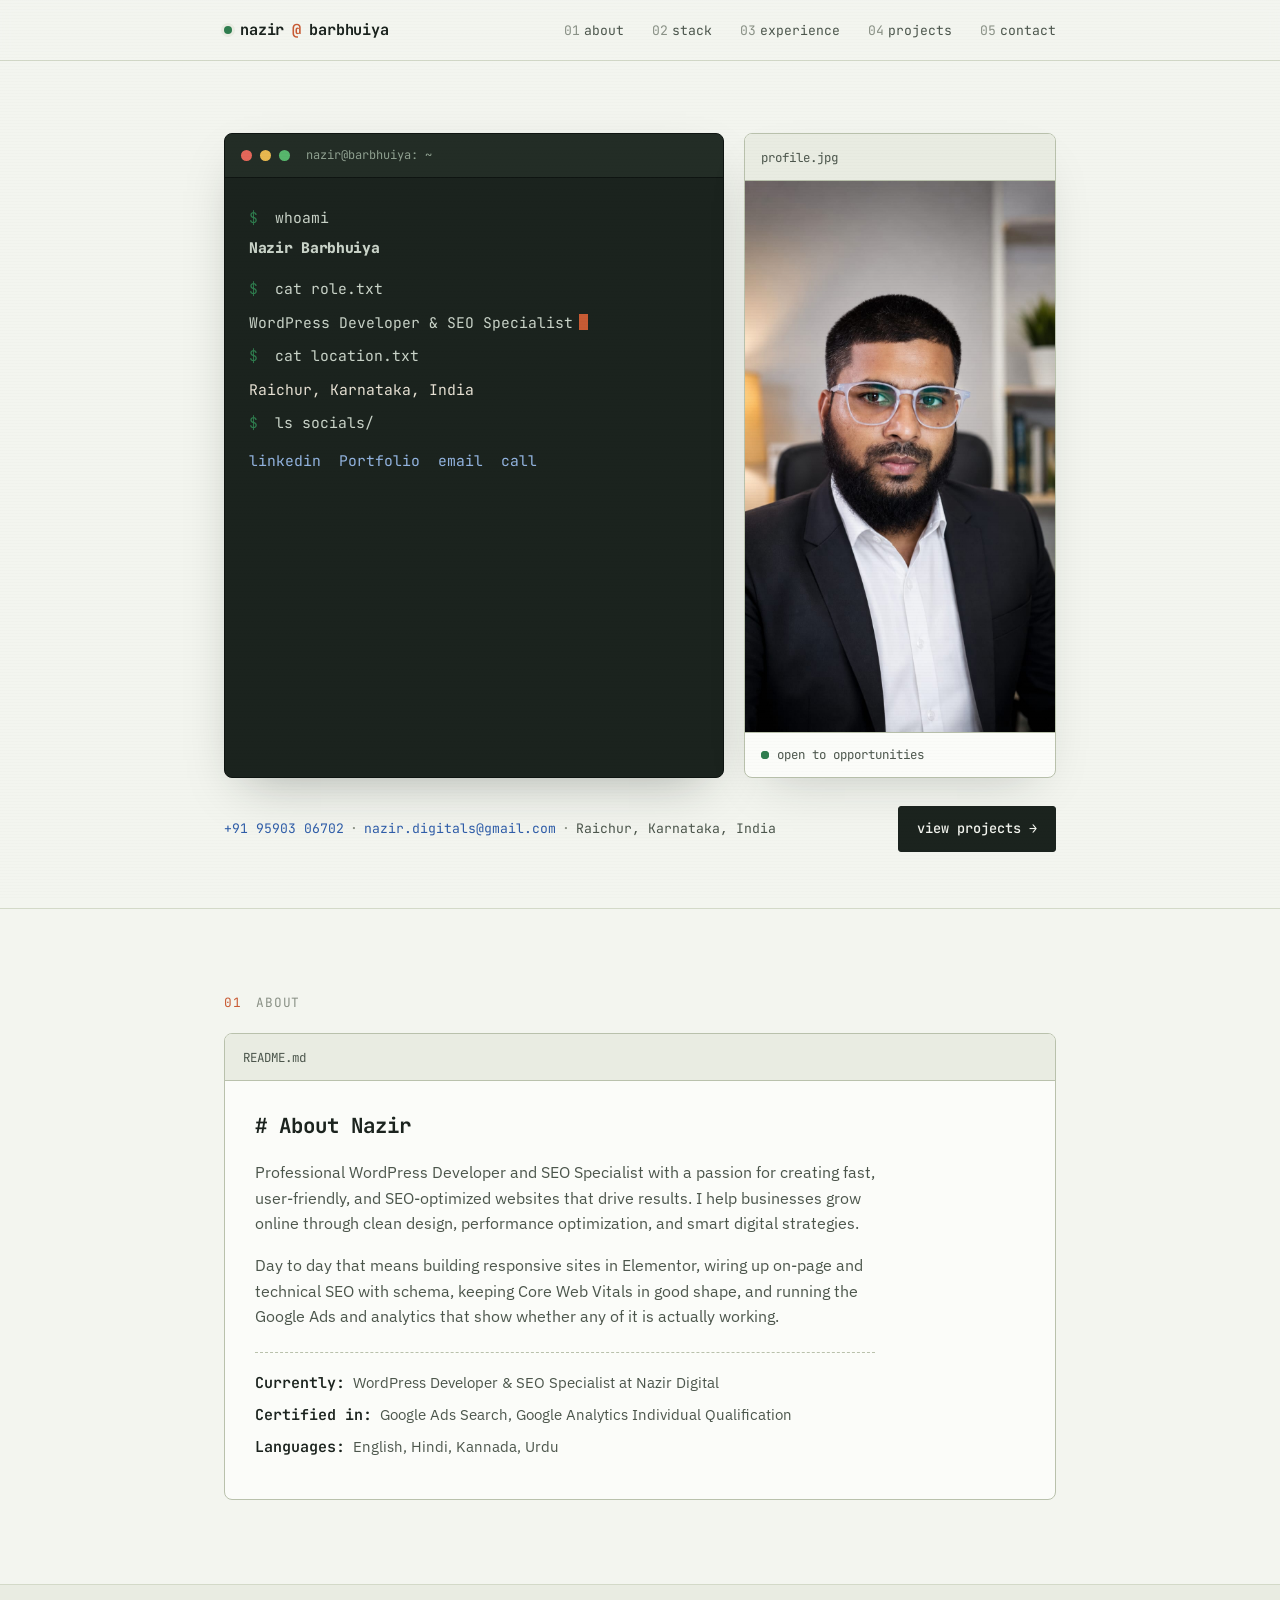
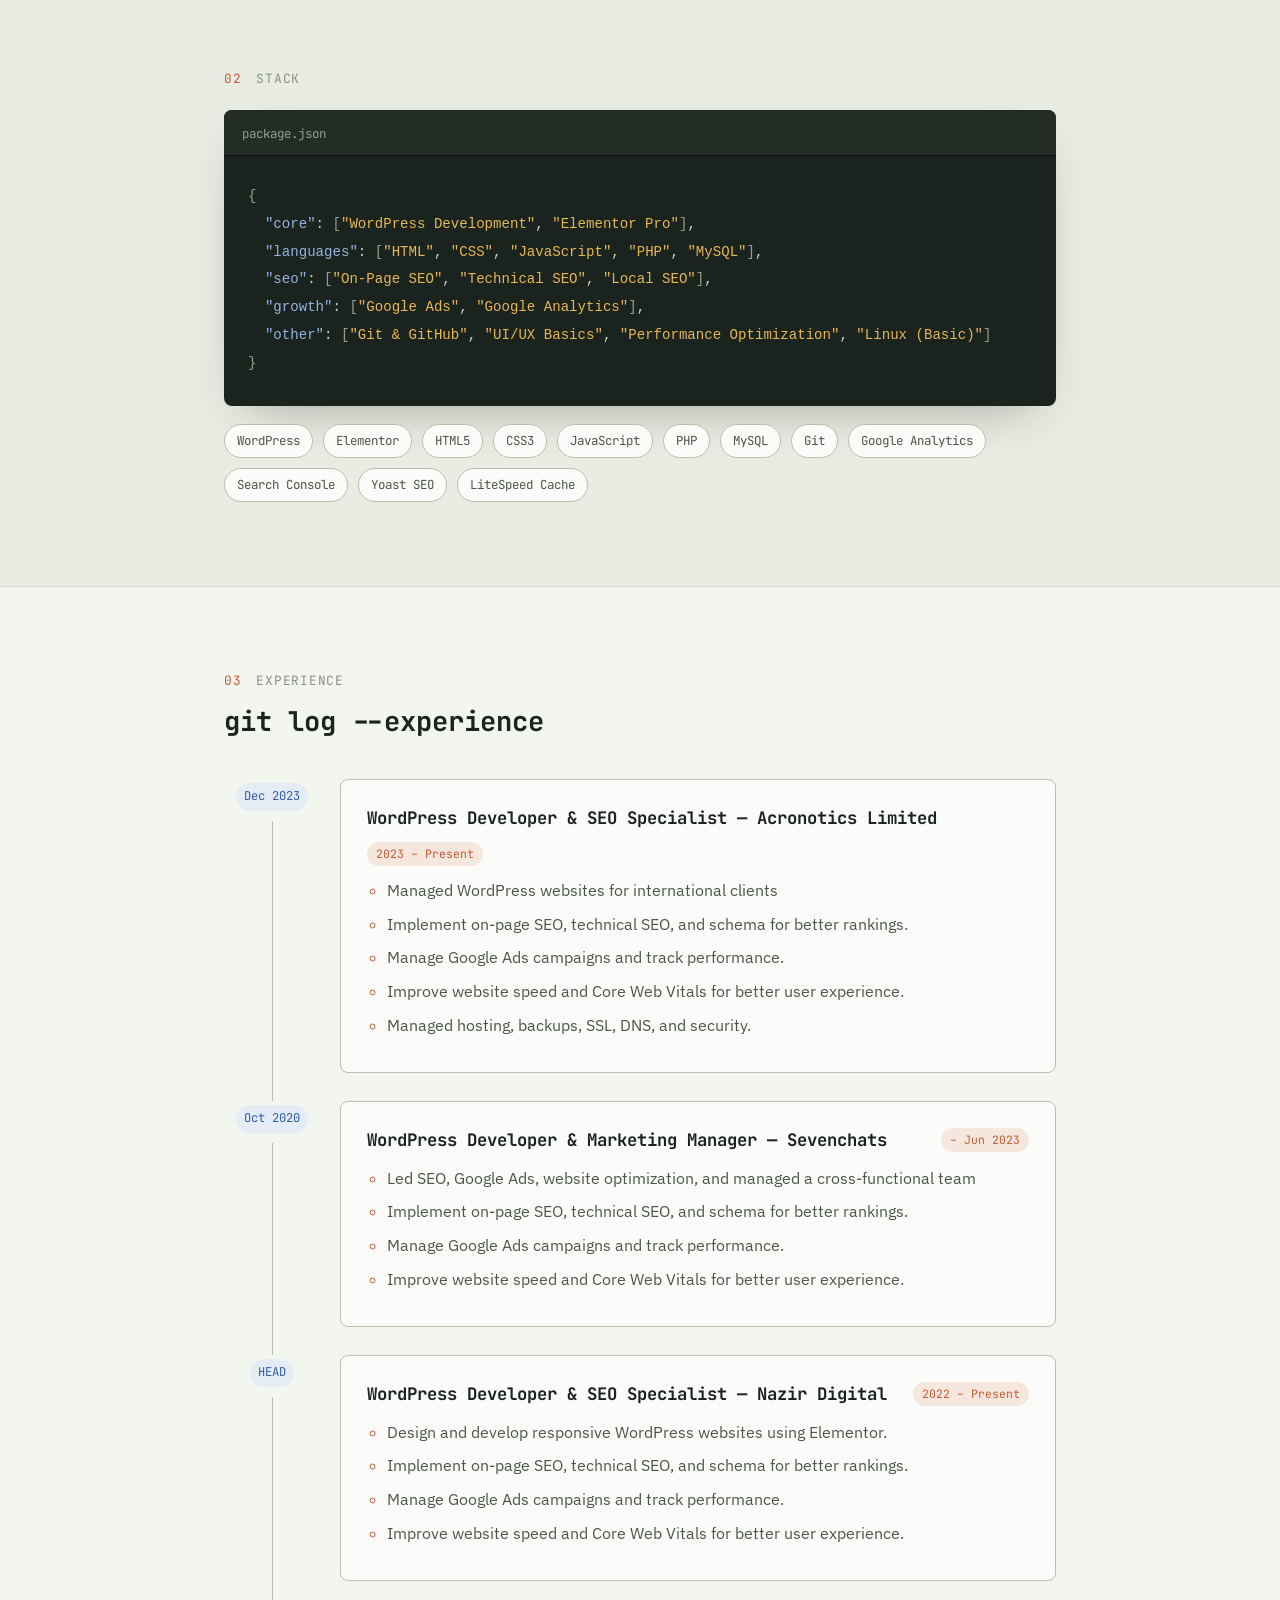
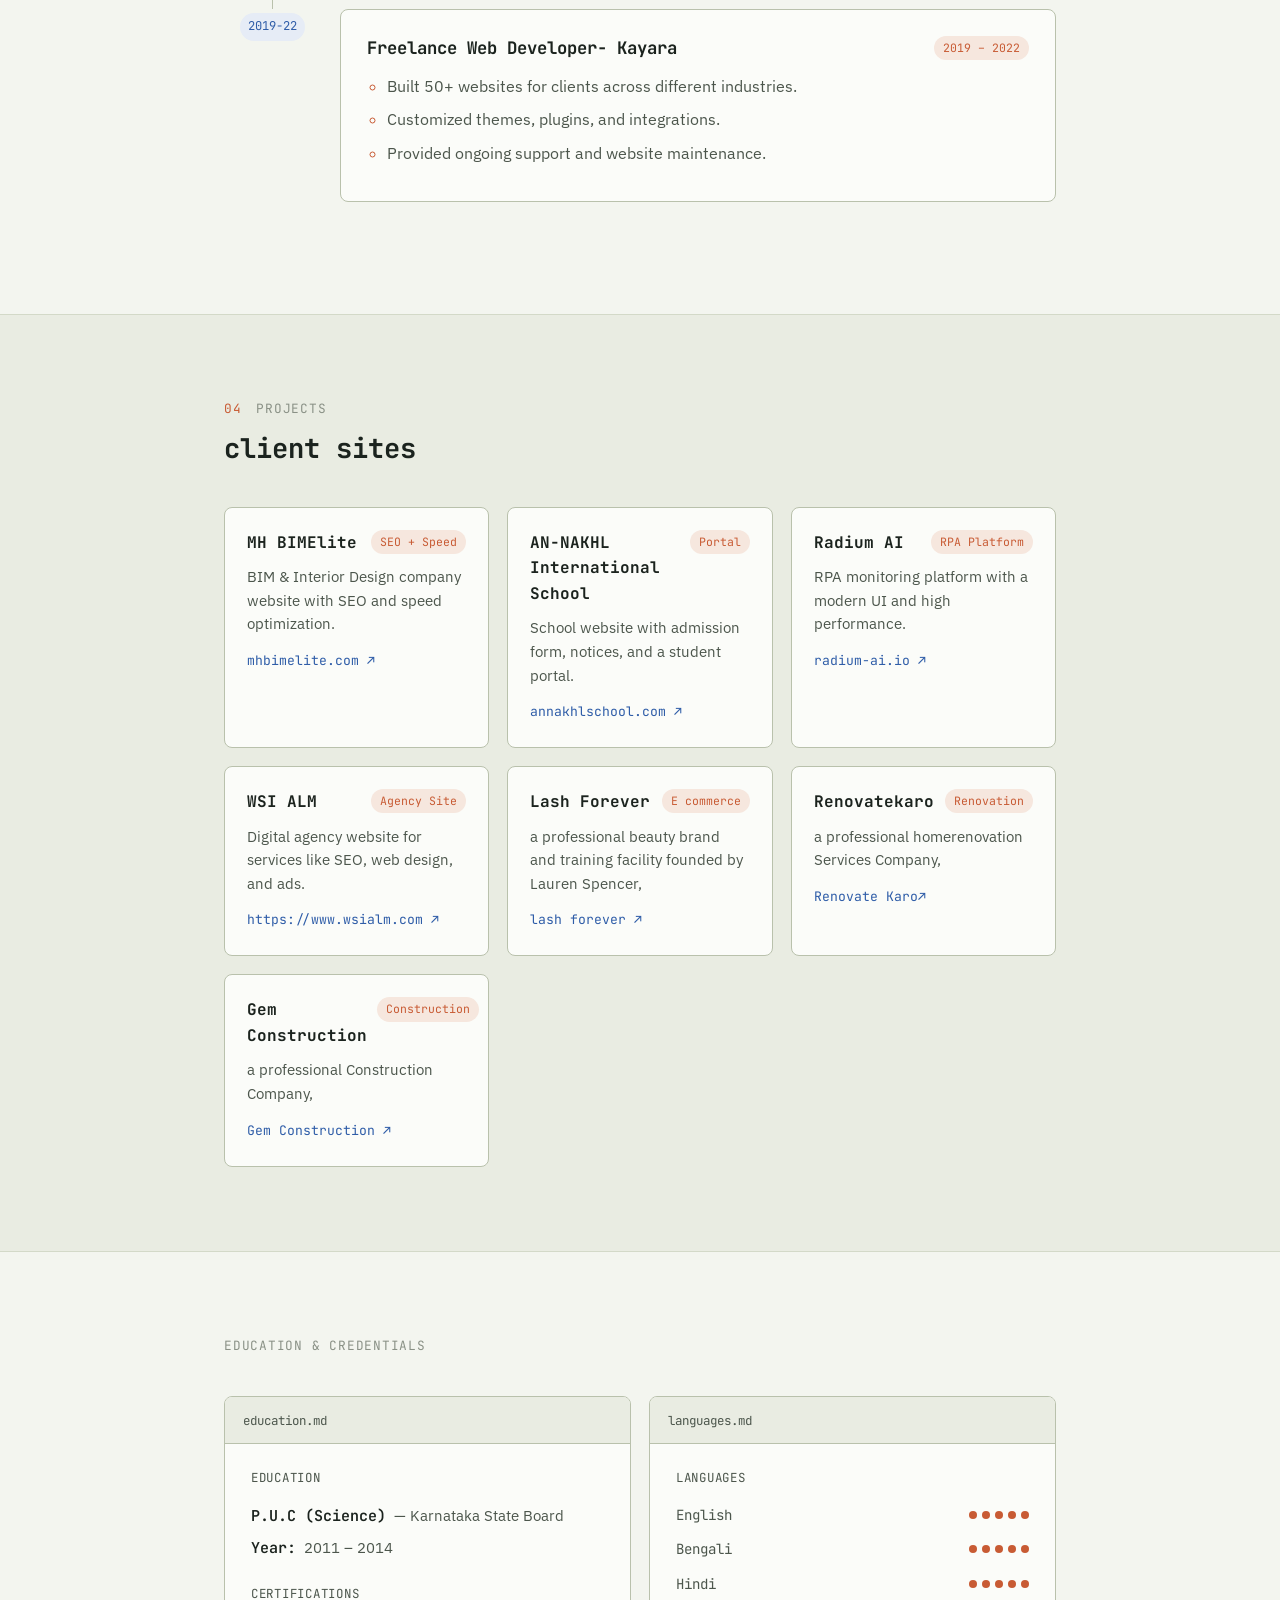
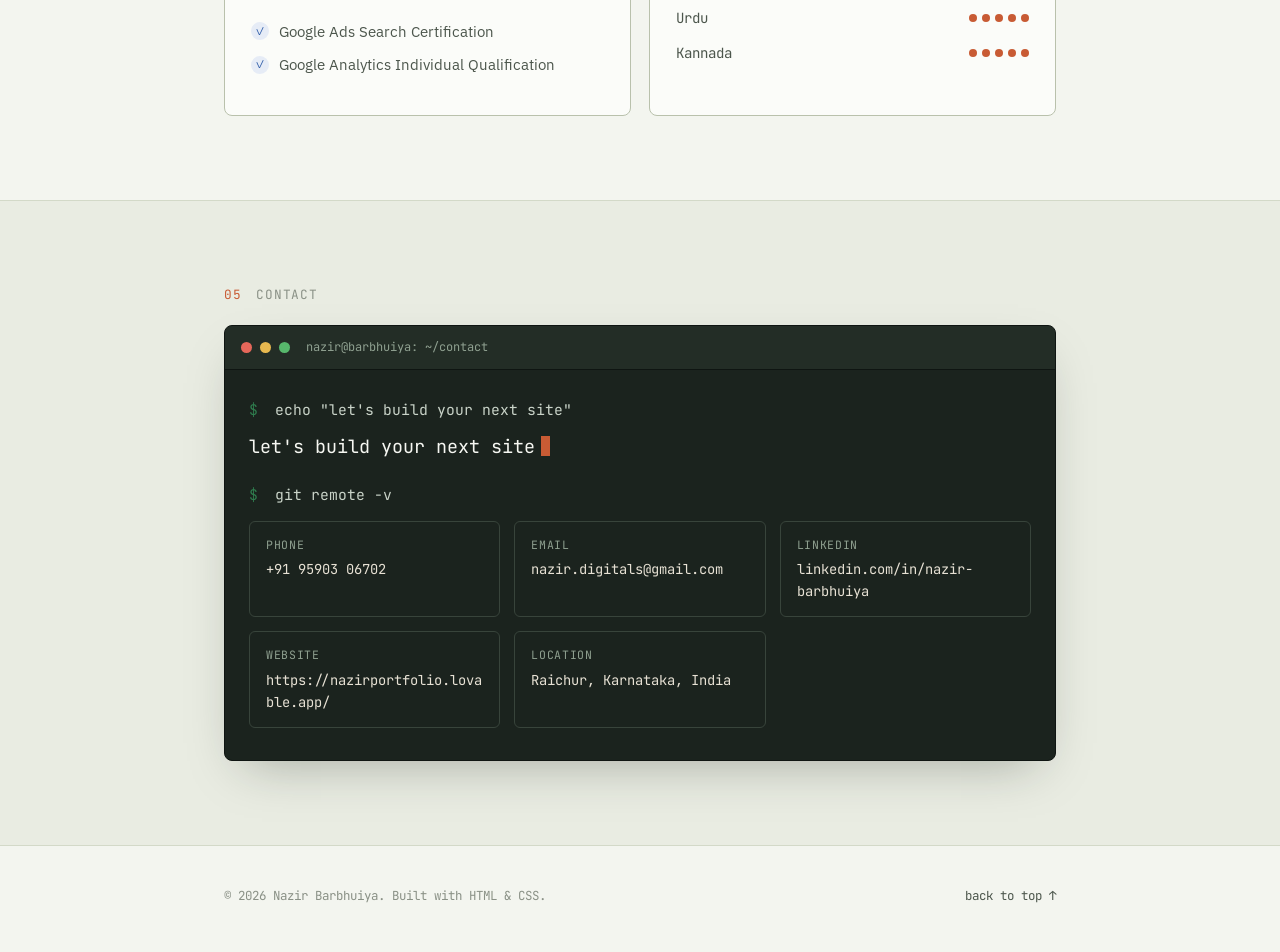
<file: index.html>
<!DOCTYPE html>
<html lang="en">
<head>
<meta charset="UTF-8">
<meta name="viewport" content="width=device-width, initial-scale=1.0">

<!-- Primary SEO -->
<title>Nazir Barbhuiya | WordPress Developer &amp; Technical SEO Specialist in Bidar, Karnataka</title>
<meta name="description" content="Nazir Barbhuiya is a WordPress developer and technical SEO specialist with 6+ years of experience building fast, Elementor-based websites that rank. Based in Raichur, Karnataka, India.">
<meta name="keywords" content="WordPress developer, Elementor expert, technical SEO specialist, WooCommerce developer, WordPress developer India, WordPress developer Karnataka, Nazir Barbhuiya">
<meta name="author" content="Nazir Barbhuiya">
<meta name="robots" content="index, follow">
<link rel="canonical" href="https://nazirbarbhuiya.github.io/">

<!-- Open Graph / Facebook / LinkedIn -->
<meta property="og:type" content="profile">
<meta property="og:url" content="https://nazirbarbhuiya.github.io/">
<meta property="og:site_name" content="Nazir Barbhuiya — Portfolio">
<meta property="og:title" content="Nazir Barbhuiya | WordPress Developer & Technical SEO Specialist">
<meta property="og:description" content="6+ years building fast, Elementor-based WordPress sites and driving results with technical SEO. Based in Raichur, Karnataka, India.">
<meta property="og:image" content="https://nazirbarbhuiya.github.io/images/og-image.jpg">
<meta property="og:image:width" content="1200">
<meta property="og:image:height" content="630">
<meta property="og:image:alt" content="Nazir Barbhuiya, WordPress Developer and Technical SEO Specialist">
<meta property="og:locale" content="en_IN">
<meta property="profile:first_name" content="Nazir">
<meta property="profile:last_name" content="Barbhuiya">

<!-- Twitter Card -->
<meta name="twitter:card" content="summary_large_image">
<meta name="twitter:title" content="Nazir Barbhuiya | WordPress Developer & Technical SEO Specialist">
<meta name="twitter:description" content="6+ years building fast, Elementor-based WordPress sites and driving results with technical SEO. Based in Raichur, Karnataka, India.">
<meta name="twitter:image" content="https://nazirbarbhuiya.github.io/images/og-image.jpg">
<meta name="twitter:image:alt" content="Nazir Barbhuiya, WordPress Developer and Technical SEO Specialist">

<!-- Theme -->
<meta name="theme-color" content="#1B231E">
<link rel="icon" href="images/favicon.svg" type="image/svg+xml">
<link rel="apple-touch-icon" href="images/avatar.jpg">

<link rel="preconnect" href="https://fonts.googleapis.com">
<link rel="preconnect" href="https://fonts.gstatic.com" crossorigin>
<link href="https://fonts.googleapis.com/css2?family=JetBrains+Mono:wght@400;500;700;800&family=IBM+Plex+Sans:wght@400;500;600&display=swap" rel="stylesheet">
<link rel="stylesheet" href="style.css">

<!-- Structured data: Person / ProfessionalService -->
<script type="application/ld+json">
{
  "@context": "https://schema.org",
  "@type": "Person",
  "name": "Nazir Barbhuiya",
  "alternateName": "Nazir Hussain Barbhuiya",
  "jobTitle": "WordPress Developer & Technical SEO Specialist",
  "description": "WordPress Developer and Technical SEO Specialist with 6+ years of experience building fast, Elementor-based WordPress websites and driving organic growth through technical SEO.",
  "url": "https://nazirbarbhuiya.github.io/",
  "image": "https://nazirbarbhuiya.github.io/images/avatar.jpg",
  "email": "mailto:nazir.digitals@gmail.com",
  "telephone": "+91-95903-06702",
  "address": {
    "@type": "PostalAddress",
    "addressLocality": "Raichur",
    "addressRegion": "Karnataka",
    "addressCountry": "IN"
  },
  "worksFor": {
    "@type": "Organization",
    "name": "Nazir Digital",
    "url": "https://nazir-barbhuiya.github.io/portfolio/"
  },
  "alumniOf": {
    "@type": "EducationalOrganization",
    "name": "Mountain Institute of Management & Technology (Bachelor of Business Administration)"
  },
  "knowsLanguage": ["English", "Hindi", "Kannada", "Urdu"],
  "knowsAbout": ["WordPress", "Elementor", "WooCommerce", "Technical SEO", "PHP", "On-Page SEO", "Local SEO", "Google Ads", "Core Web Vitals"],
  "sameAs": [
    "https://www.linkedin.com/in/nazir-barbhuiya",
    "Portfolio"
  ]
}
</script>
</head>
<body>

<div class="scanline" aria-hidden="true"></div>

<header class="topbar">
  <div class="wrap topbar__row">
    <a href="#top" class="brand">
      <span class="brand__dot"></span>
      nazir<span class="brand__at">@</span>barbhuiya
    </a>
    <nav class="nav" aria-label="Primary">
      <a href="#about"><span class="nav__num">01</span>about</a>
      <a href="#skills"><span class="nav__num">02</span>stack</a>
      <a href="#experience"><span class="nav__num">03</span>experience</a>
      <a href="#projects"><span class="nav__num">04</span>projects</a>
      <a href="#contact"><span class="nav__num">05</span>contact</a>
    </nav>
    <button class="nav-toggle" id="navToggle" aria-label="Toggle menu" aria-expanded="false">
      <span></span><span></span><span></span>
    </button>
  </div>
</header>

<main id="top">

  <!-- HERO -->
  <section class="hero wrap" id="hero">
    <div class="hero__grid">
      <div class="terminal" role="img" aria-label="Terminal window introducing Nazir Barbhuiya">
        <div class="terminal__bar">
          <span class="dot dot--r"></span><span class="dot dot--y"></span><span class="dot dot--g"></span>
          <span class="terminal__title">nazir@barbhuiya: ~</span>
        </div>
        <div class="terminal__body">
          <p class="line"><span class="prompt">$</span> whoami</p>
          <h1 class="line hero__name">Nazir Barbhuiya</h1>
          <p class="line hero__role"><span class="prompt">$</span> cat role.txt</p>
          <p class="line hero__tagline">WordPress Developer &amp; SEO Specialist<span class="cursor" aria-hidden="true"></span></p>
          <p class="line"><span class="prompt">$</span> cat location.txt</p>
          <p class="line hero__location">Raichur, Karnataka, India</p>
          <p class="line"><span class="prompt">$</span> ls socials/</p>
          <p class="line hero__links">
            <a href="https://www.linkedin.com/in/nazir-barbhuiya" target="_blank" rel="noopener">linkedin</a>
            <a href="https://https://nazir-barbhuiya.github.io/portfolio" target="_blank" rel="noopener">Portfolio</a>
            <a href="mailto:nazir.digitals@gmail.com">email</a>
            <a href="tel:+919590306702">call</a>
          </p>
        </div>
      </div>

      <div class="photo-pane">
        <div class="photo-pane__bar">
          <span class="photo-pane__file">profile.jpg</span>
        </div>
        <div class="photo-pane__body">
          <img src="images/avatar.jpg" alt="Nazir Barbhuiya, WordPress Developer and Technical SEO Specialist, portrait photo" width="900" height="1600" loading="eager">
        </div>
        <div class="photo-pane__caption">
          <span class="pulse"></span> open to opportunities
        </div>
      </div>
    </div>

    <div class="hero__meta">
      <div class="hero__contact-strip">
        <a href="tel:+919590306702">+91 95903 06702</a>
        <span class="sep">·</span>
        <a href="mailto:nazir.digitals@gmail.com">nazir.digitals@gmail.com</a>
        <span class="sep">·</span>
        <span>Raichur, Karnataka, India</span>
      </div>
      <a href="#projects" class="btn btn--primary">view projects →</a>
    </div>
  </section>

  <!-- ABOUT -->
  <section class="section" id="about">
    <div class="wrap">
      <p class="eyebrow"><span class="eyebrow__num">01</span> about</p>
      <div class="readme">
        <div class="readme__bar">
          <span class="readme__file">README.md</span>
        </div>
        <div class="readme__body">
          <h2 class="readme__h1"># About Nazir</h2>
          <p>
            Professional WordPress Developer and SEO Specialist with a passion for creating
            fast, user-friendly, and SEO-optimized websites that drive results. I help
            businesses grow online through clean design, performance optimization, and
            smart digital strategies.
          </p>
          <p>
            Day to day that means building responsive sites in Elementor, wiring up
            on-page and technical SEO with schema, keeping Core Web Vitals in good shape,
            and running the Google Ads and analytics that show whether any of it is
            actually working.
          </p>
          <ul class="readme__list">
            <li><strong>Currently:</strong> WordPress Developer &amp; SEO Specialist at Nazir Digital</li>
            <li><strong>Certified in:</strong> Google Ads Search, Google Analytics Individual Qualification</li>
            <li><strong>Languages:</strong> English, Hindi, Kannada, Urdu</li>
          </ul>
        </div>
      </div>
    </div>
  </section>

  <!-- SKILLS -->
  <section class="section section--alt" id="skills">
    <div class="wrap">
      <p class="eyebrow"><span class="eyebrow__num">02</span> stack</p>
      <h2 class="sr-only">Skills &amp; Technical Stack</h2>

      <div class="pkg">
        <div class="pkg__bar">
          <span class="pkg__file">package.json</span>
        </div>
        <pre class="pkg__body"><code><span class="tok-brace">{</span>
  <span class="tok-key">"core"</span>: <span class="tok-brace">[</span><span class="tok-str">"WordPress Development"</span>, <span class="tok-str">"Elementor Pro"</span><span class="tok-brace">]</span>,
  <span class="tok-key">"languages"</span>: <span class="tok-brace">[</span><span class="tok-str">"HTML"</span>, <span class="tok-str">"CSS"</span>, <span class="tok-str">"JavaScript"</span>, <span class="tok-str">"PHP"</span>, <span class="tok-str">"MySQL"</span><span class="tok-brace">]</span>,
  <span class="tok-key">"seo"</span>: <span class="tok-brace">[</span><span class="tok-str">"On-Page SEO"</span>, <span class="tok-str">"Technical SEO"</span>, <span class="tok-str">"Local SEO"</span><span class="tok-brace">]</span>,
  <span class="tok-key">"growth"</span>: <span class="tok-brace">[</span><span class="tok-str">"Google Ads"</span>, <span class="tok-str">"Google Analytics"</span><span class="tok-brace">]</span>,
  <span class="tok-key">"other"</span>: <span class="tok-brace">[</span><span class="tok-str">"Git & GitHub"</span>, <span class="tok-str">"UI/UX Basics"</span>, <span class="tok-str">"Performance Optimization"</span>, <span class="tok-str">"Linux (Basic)"</span><span class="tok-brace">]</span>
<span class="tok-brace">}</span></code></pre>
      </div>

      <div class="tools-row">
        <span class="tool-chip">WordPress</span>
        <span class="tool-chip">Elementor</span>
        <span class="tool-chip">HTML5</span>
        <span class="tool-chip">CSS3</span>
        <span class="tool-chip">JavaScript</span>
        <span class="tool-chip">PHP</span>
        <span class="tool-chip">MySQL</span>
        <span class="tool-chip">Git</span>
        <span class="tool-chip">Google Analytics</span>
        <span class="tool-chip">Search Console</span>
        <span class="tool-chip">Yoast SEO</span>
        <span class="tool-chip">LiteSpeed Cache</span>
      </div>
    </div>
  </section>

  <!-- EXPERIENCE / GIT LOG -->
  <section class="section" id="experience">
    <div class="wrap">
      <p class="eyebrow"><span class="eyebrow__num">03</span> experience</p>
      <h2 class="section__title"><span class="sr-only">Professional Experience — </span>git log --experience</h2>

      <ol class="gitlog">
        
       <li class="commit">
          <div class="commit__rail">
            <span class="commit__hash">Dec 2023 </span>
            <span class="commit__line" aria-hidden="true"></span>
          </div>
          <div class="commit__card">
            <div class="commit__head">
              <h3 class="commit__title">WordPress Developer &amp; SEO Specialist — Acronotics Limited</h3>
              <div class="commit__tags">
                <span class="tag">2023 – Present</span>
              </div>
            </div>
            <ul class="commit__points">
              <li>Managed WordPress websites for international clients</li>
              <li>Implement on-page SEO, technical SEO, and schema for better rankings.</li>
              <li>Manage Google Ads campaigns and track performance.</li>
              <li>Improve website speed and Core Web Vitals for better user experience.</li>
              <li>Managed hosting, backups, SSL, DNS, and security.</li>
            </ul>
          </div>
        </li>


        <li class="commit">
          <div class="commit__rail">
            <span class="commit__hash">Oct 2020</span>
            <span class="commit__line" aria-hidden="true"></span>
          </div>
          <div class="commit__card">
            <div class="commit__head">
              <h3 class="commit__title">WordPress Developer &amp; Marketing Manager — Sevenchats</h3>
              <div class="commit__tags">
                <span class="tag"> – Jun 2023 </span>
              </div>
            </div>
            <ul class="commit__points">
              <li>Led SEO, Google Ads, website optimization, and managed a cross-functional team</li>
              <li>Implement on-page SEO, technical SEO, and schema for better rankings.</li>
              <li>Manage Google Ads campaigns and track performance.</li>
              <li>Improve website speed and Core Web Vitals for better user experience.</li>
             
            </ul>
          </div>
        </li>




        
        <li class="commit">
          <div class="commit__rail">
            <span class="commit__hash">HEAD</span>
            <span class="commit__line" aria-hidden="true"></span>
          </div>
          <div class="commit__card">
            <div class="commit__head">
              <h3 class="commit__title">WordPress Developer &amp; SEO Specialist — Nazir Digital</h3>
              <div class="commit__tags">
                <span class="tag">2022 – Present</span>
              </div>
            </div>
            <ul class="commit__points">
              <li>Design and develop responsive WordPress websites using Elementor.</li>
              <li>Implement on-page SEO, technical SEO, and schema for better rankings.</li>
              <li>Manage Google Ads campaigns and track performance.</li>
              <li>Improve website speed and Core Web Vitals for better user experience.</li>
            </ul>
          </div>
        </li>

        <li class="commit">
          <div class="commit__rail">
            <span class="commit__hash">2019-22</span>
          </div>
          <div class="commit__card">
            <div class="commit__head">
              <h3 class="commit__title">Freelance Web Developer- Kayara </h3>
              <div class="commit__tags">
                <span class="tag">2019 – 2022</span>
              </div>
            </div>
            <ul class="commit__points">
              <li>Built 50+ websites for clients across different industries.</li>
              <li>Customized themes, plugins, and integrations.</li>
              <li>Provided ongoing support and website maintenance.</li>
            </ul>
          </div>
        </li>




        
        

      </ol>
    </div>
  </section>

  <!-- PROJECTS -->
  <section class="section section--alt" id="projects">
    <div class="wrap">
      <p class="eyebrow"><span class="eyebrow__num">04</span> projects</p>
      <h2 class="section__title"><span class="sr-only">Portfolio Projects — </span>client sites</h2>

      <div class="projects-grid">

        <div class="proj-card">
          <div class="proj-card__head">
            <h3 class="proj-card__title">MH BIMElite</h3>
            <span class="tag">SEO + Speed</span>
          </div>
          <p class="proj-card__msg">BIM &amp; Interior Design company website with SEO and speed optimization.</p>
          <div class="commit__links">
            <a href="https://mhbimelite.com" target="_blank" rel="noopener">mhbimelite.com ↗</a>
          </div>
        </div>

        <div class="proj-card">
          <div class="proj-card__head">
            <h3 class="proj-card__title">AN-NAKHL International School</h3>
            <span class="tag">Portal</span>
          </div>
          <p class="proj-card__msg">School website with admission form, notices, and a student portal.</p>
          <div class="commit__links">
            <a href="https://annakhlschool.com" target="_blank" rel="noopener">annakhlschool.com ↗</a>
          </div>
        </div>

        <div class="proj-card">
          <div class="proj-card__head">
            <h3 class="proj-card__title">Radium AI</h3>
            <span class="tag">RPA Platform</span>
          </div>
          <p class="proj-card__msg">RPA monitoring platform with a modern UI and high performance.</p>
          <div class="commit__links">
            <a href="https://radium-ai.io" target="_blank" rel="noopener">radium-ai.io ↗</a>
          </div>
        </div>

        <div class="proj-card">
          <div class="proj-card__head">
            <h3 class="proj-card__title">WSI ALM</h3>
            <span class="tag">Agency Site</span>
          </div>
          <p class="proj-card__msg">Digital agency website for services like SEO, web design, and ads.</p>
          <div class="commit__links">
            <a href="https://www.wsialm.com" target="_blank" rel="noopener">https://www.wsialm.com ↗</a>
          </div>
        </div>


        <div class="proj-card">
          <div class="proj-card__head">
            <h3 class="proj-card__title">Lash Forever</h3>
            <span class="tag">E commerce</span>
          </div>
          <p class="proj-card__msg">a professional beauty brand and training facility founded by Lauren Spencer, </p>
          <div class="commit__links">
            <a href="https://lashforevercanada.com" target="_blank" rel="noopener">lash forever ↗</a>
          </div>
        </div>

        <div class="proj-card">
          <div class="proj-card__head">
            <h3 class="proj-card__title">Renovatekaro</h3>
            <span class="tag">Renovation</span>
          </div>
          <p class="proj-card__msg">a professional homerenovation Services Company, </p>
          <div class="commit__links">
            <a href="https://renovatekaro.com" target="_blank" rel="noopener">Renovate Karo↗</a>
          </div>
        </div>


         <div class="proj-card">
          <div class="proj-card__head">
            <h3 class="proj-card__title">Gem Construction</h3>
            <span class="tag">Construction</span>
          </div>
          <p class="proj-card__msg">a professional Construction  Company, </p>
          <div class="commit__links">
            <a href="https://gemconstruction.in" target="_blank" rel="noopener">Gem Construction ↗</a>
          </div>
        </div>
        

      </div>
    </div>
  </section>

  <!-- EDUCATION + CERTIFICATIONS + LANGUAGES -->
  <section class="section" id="education">
    <div class="wrap">
      <p class="eyebrow">education &amp; credentials</p>
      <h2 class="sr-only">Education, Certifications &amp; Languages</h2>

      <div class="split-grid">

        <div class="readme">
          <div class="readme__bar"><span class="readme__file">education.md</span></div>
          <div class="readme__body readme__body--tight">
            <p class="split-label">Education</p>
            <ul class="readme__list readme__list--flush">
              <li><strong>P.U.C (Science)</strong> — Karnataka State Board</li>
              <li><strong>Year:</strong> 2011 – 2014</li>
            </ul>

            <p class="split-label" style="margin-top:24px;">Certifications</p>
            <ul class="cert-list">
              <li><span class="cert-check">✓</span> Google Ads Search Certification</li>
              <li><span class="cert-check">✓</span> Google Analytics Individual Qualification</li>
            </ul>
          </div>
        </div>

        <div class="readme">
          <div class="readme__bar"><span class="readme__file">languages.md</span></div>
          <div class="readme__body readme__body--tight">
            <p class="split-label">Languages</p>
            <div class="lang-list">
              <div class="lang-row"><span class="lang-name">English</span><span class="lang-dots"><i></i><i></i><i></i><i></i><i></i></span></div>
              <div class="lang-row"><span class="lang-name">Bengali</span><span class="lang-dots"><i></i><i></i><i></i><i></i><i></i></span></div>
              <div class="lang-row"><span class="lang-name">Hindi</span><span class="lang-dots"><i></i><i></i><i></i><i></i><i></i></span></div>
              <div class="lang-row"><span class="lang-name">Urdu</span><span class="lang-dots"><i></i><i></i><i></i><i></i><i></i></span></div>
              <div class="lang-row"><span class="lang-name">Kannada</span><span class="lang-dots"><i></i><i></i><i></i><i></i><i></i></span></div>
              
            </div>
          </div>
        </div>

      </div>
    </div>
  </section>

  <!-- CONTACT -->
  <section class="section section--alt" id="contact">
    <div class="wrap">
      <p class="eyebrow"><span class="eyebrow__num">05</span> contact</p>
      <h2 class="sr-only">Contact Nazir Barbhuiya</h2>
      <div class="terminal terminal--contact">
        <div class="terminal__bar">
          <span class="dot dot--r"></span><span class="dot dot--y"></span><span class="dot dot--g"></span>
          <span class="terminal__title">nazir@barbhuiya: ~/contact</span>
        </div>
        <div class="terminal__body">
          <p class="line"><span class="prompt">$</span> echo "let's build your next site"</p>
          <p class="line contact__lead">let's build your next site<span class="cursor" aria-hidden="true"></span></p>
          <p class="line"><span class="prompt">$</span> git remote -v</p>
          <div class="contact__grid">
            <a class="contact__item" href="tel:+919590306702">
              <span class="contact__label">phone</span>
              <span class="contact__value">+91 95903 06702</span>
            </a>
            <a class="contact__item" href="mailto:nazir.digitals@gmail.com">
              <span class="contact__label">email</span>
              <span class="contact__value">nazir.digitals@gmail.com</span>
            </a>
            <a class="contact__item" href="https://www.linkedin.com/in/nazir-barbhuiya" target="_blank" rel="noopener">
              <span class="contact__label">linkedin</span>
              <span class="contact__value">linkedin.com/in/nazir-barbhuiya</span>
            </a>
            <a class="contact__item" href="https://nazirdigital.in" target="_blank" rel="noopener">
              <span class="contact__label">website</span>
              <span class="contact__value">https://nazirportfolio.lovable.app/</span>
            </a>
            <div class="contact__item contact__item--static">
              <span class="contact__label">location</span>
              <span class="contact__value">Raichur, Karnataka, India</span>
            </div>
          </div>
        </div>
      </div>
    </div>
  </section>

</main>

<footer class="footer">
  <div class="wrap footer__row">
    <p>© <span id="year"></span> Nazir Barbhuiya. Built with HTML &amp; CSS.</p>
    <a href="#top" class="footer__top">back to top ↑</a>
  </div>
</footer>

<script>
  document.getElementById('year').textContent = new Date().getFullYear();

  const navToggle = document.getElementById('navToggle');
  const nav = document.querySelector('.nav');
  navToggle.addEventListener('click', () => {
    const open = document.body.classList.toggle('nav-open');
    navToggle.setAttribute('aria-expanded', open);
  });
  nav.querySelectorAll('a').forEach(a => a.addEventListener('click', () => {
    document.body.classList.remove('nav-open');
    navToggle.setAttribute('aria-expanded', false);
  }));
</script>
</body>
</html>
</file>
<file: style.css>
/* ==========================================================================
   Nazir Barbhuiya — Portfolio
   Design: "git log" / terminal ledger theme on warm paper.
   Palette: paper #F3F5EF · ink #1B231E · signal blue #2F5DA8 · coral #D2603A
   Type: JetBrains Mono (display/code) + IBM Plex Sans (body)
   ========================================================================== */

:root {
  --paper: #F3F5EF;
  --paper-alt: #E9ECE2;
  --paper-card: #FBFCF9;
  --ink: #1B231E;
  --ink-soft: #4C564C;
  --ink-faint: #8A9186;
  --rule: #D3D9C8;
  --rule-strong: #B9C1AC;

  --blue: #2F5DA8;
  --blue-soft: #E6ECF6;
  --coral: #C85B34;
  --coral-soft: #F6E7DE;
  --green: #2F7D4E;
  --amber: #C08A2E;

  --mono: 'JetBrains Mono', ui-monospace, SFMono-Regular, Menlo, Consolas, monospace;
  --sans: 'IBM Plex Sans', -apple-system, BlinkMacSystemFont, 'Segoe UI', sans-serif;

  --max: 880px;
  --radius: 3px;
}

* { box-sizing: border-box; }
html { scroll-behavior: smooth; }

@media (prefers-reduced-motion: reduce) {
  html { scroll-behavior: auto; }
  * { animation-duration: 0.001ms !important; animation-iteration-count: 1 !important; transition-duration: 0.001ms !important; }
}

body {
  margin: 0;
  background: var(--paper);
  color: var(--ink);
  font-family: var(--sans);
  font-size: 16px;
  line-height: 1.6;
  -webkit-font-smoothing: antialiased;
}

a {
  color: inherit;
  text-decoration: none;
}

img { max-width: 100%; display: block; }

.wrap {
  max-width: var(--max);
  margin: 0 auto;
  padding: 0 24px;
}

.sr-only {
  position: absolute;
  width: 1px;
  height: 1px;
  padding: 0;
  margin: -1px;
  overflow: hidden;
  clip: rect(0, 0, 0, 0);
  white-space: nowrap;
  border: 0;
}

::selection {
  background: var(--coral);
  color: var(--paper-card);
}

:focus-visible {
  outline: 2px solid var(--blue);
  outline-offset: 3px;
  border-radius: 2px;
}

/* subtle scanline texture, purely decorative */
.scanline {
  position: fixed;
  inset: 0;
  pointer-events: none;
  z-index: 999;
  background: repeating-linear-gradient(
    to bottom,
    rgba(27,35,30,0.012) 0px,
    rgba(27,35,30,0.012) 1px,
    transparent 1px,
    transparent 3px
  );
}

/* ==========================================================================
   Topbar
   ========================================================================== */

.topbar {
  position: sticky;
  top: 0;
  z-index: 50;
  background: rgba(243,245,239,0.88);
  backdrop-filter: blur(6px);
  border-bottom: 1px solid var(--rule);
}

.topbar__row {
  display: flex;
  align-items: center;
  justify-content: space-between;
  height: 60px;
}

.brand {
  font-family: var(--mono);
  font-weight: 700;
  font-size: 0.95rem;
  display: flex;
  align-items: center;
  gap: 8px;
  letter-spacing: -0.01em;
}

.brand__dot {
  width: 8px;
  height: 8px;
  border-radius: 50%;
  background: var(--green);
  box-shadow: 0 0 0 3px var(--paper-alt);
}

.brand__at { color: var(--coral); }

.nav {
  display: flex;
  gap: 28px;
  font-family: var(--mono);
  font-size: 0.82rem;
}

.nav a {
  color: var(--ink-soft);
  transition: color 0.15s ease;
}

.nav a:hover { color: var(--blue); }

.nav__num {
  color: var(--ink-faint);
  margin-right: 4px;
}

.nav-toggle {
  display: none;
  flex-direction: column;
  justify-content: center;
  gap: 5px;
  width: 32px;
  height: 32px;
  background: none;
  border: none;
  cursor: pointer;
  padding: 0;
}

.nav-toggle span {
  display: block;
  height: 2px;
  background: var(--ink);
  border-radius: 2px;
}

/* ==========================================================================
   Hero
   ========================================================================== */

.hero {
  padding: 72px 24px 56px;
  display: grid;
  gap: 28px;
}

.hero__grid {
  display: grid;
  grid-template-columns: 1.6fr 1fr;
  gap: 20px;
  align-items: stretch;
}

@media (max-width: 780px) {
  .hero__grid {
    grid-template-columns: 1fr;
  }
}

.photo-pane {
  background: var(--paper-card);
  border: 1px solid var(--rule-strong);
  border-radius: 8px;
  overflow: hidden;
  display: flex;
  flex-direction: column;
  box-shadow: 0 20px 50px -24px rgba(27,35,30,0.25);
}

.photo-pane__bar {
  background: var(--paper-alt);
  border-bottom: 1px solid var(--rule-strong);
  padding: 10px 16px;
}

.photo-pane__file {
  font-family: var(--mono);
  font-size: 0.78rem;
  color: var(--ink-soft);
}

.photo-pane__body {
  flex: 1;
  overflow: hidden;
  background: var(--paper-alt);
}

.photo-pane__body img {
  width: 100%;
  height: 100%;
  object-fit: cover;
  min-height: 260px;
  display: block;
}

.photo-pane__caption {
  display: flex;
  align-items: center;
  gap: 8px;
  padding: 12px 16px;
  font-family: var(--mono);
  font-size: 0.78rem;
  color: var(--ink-soft);
  border-top: 1px solid var(--rule-strong);
}

.hero__location {
  font-family: var(--mono);
  color: #E7E1D4 !important;
  font-size: 0.92rem;
  margin-top: 2px !important;
}

.hero__contact-strip {
  font-family: var(--mono);
  font-size: 0.82rem;
  color: var(--ink-soft);
  display: flex;
  flex-wrap: wrap;
  gap: 6px;
}

.hero__contact-strip a {
  color: var(--blue);
  border-bottom: 1px solid transparent;
}
.hero__contact-strip a:hover { border-color: var(--blue); }

.hero__contact-strip .sep {
  color: var(--ink-faint);
}

.terminal {
  background: var(--ink);
  border-radius: 8px;
  overflow: hidden;
  box-shadow: 0 20px 50px -20px rgba(27,35,30,0.35);
  border: 1px solid #0F1512;
}

.terminal__bar {
  display: flex;
  align-items: center;
  gap: 8px;
  padding: 12px 16px;
  background: #232D26;
  border-bottom: 1px solid #0F1512;
}

.dot {
  width: 11px;
  height: 11px;
  border-radius: 50%;
  display: inline-block;
}
.dot--r { background: #E5675A; }
.dot--y { background: #E7B84F; }
.dot--g { background: #57B76C; }

.terminal__title {
  margin-left: 8px;
  font-family: var(--mono);
  font-size: 0.75rem;
  color: #8FA090;
}

.terminal__body {
  padding: 28px 24px 32px;
  font-family: var(--mono);
}

.terminal__body .line {
  margin: 0 0 10px;
  color: #C9D3C8;
  font-size: 0.92rem;
}

.prompt {
  color: var(--green);
  margin-right: 8px;
}

.hero__name {
  margin: 4px 0 18px;
  font-size: clamp(2.2rem, 6vw, 3.4rem);
  color: #F6F7F2;
  font-weight: 800;
  letter-spacing: -0.02em;
  line-height: 1.05;
}

.hero__role { margin-top: 22px !important; }

.hero__tagline {
  font-size: clamp(1rem, 2.4vw, 1.2rem);
  color: #E7E1D4;
  max-width: 46ch;
}

.hero__links {
  display: flex;
  flex-wrap: wrap;
  gap: 4px 18px;
  margin-top: 14px !important;
}

.hero__links a {
  color: #93B4E0;
  border-bottom: 1px solid transparent;
  transition: border-color 0.15s ease;
}
.hero__links a:hover { border-color: #93B4E0; }

.cursor {
  display: inline-block;
  width: 9px;
  height: 1.1em;
  background: var(--coral);
  margin-left: 6px;
  vertical-align: -0.18em;
  animation: blink 1.1s steps(1) infinite;
}

@keyframes blink {
  0%, 49% { opacity: 1; }
  50%, 100% { opacity: 0; }
}

.hero__meta {
  display: flex;
  align-items: center;
  justify-content: space-between;
  flex-wrap: wrap;
  gap: 16px;
}

.hero__badge {
  display: flex;
  align-items: center;
  gap: 10px;
  font-family: var(--mono);
  font-size: 0.82rem;
}

.hero__badge-label {
  color: var(--ink-faint);
}

.hero__badge-value {
  display: inline-flex;
  align-items: center;
  gap: 8px;
  color: var(--ink-soft);
}

.pulse {
  width: 8px;
  height: 8px;
  border-radius: 50%;
  background: var(--green);
  position: relative;
}
.pulse::after {
  content: "";
  position: absolute;
  inset: 0;
  border-radius: 50%;
  background: var(--green);
  animation: pulse 1.8s ease-out infinite;
}
@keyframes pulse {
  0% { transform: scale(1); opacity: 0.6; }
  100% { transform: scale(2.6); opacity: 0; }
}

.btn {
  display: inline-flex;
  align-items: center;
  gap: 8px;
  font-family: var(--mono);
  font-size: 0.85rem;
  font-weight: 500;
  padding: 11px 18px;
  border-radius: var(--radius);
  border: 1px solid var(--ink);
  transition: transform 0.15s ease, background 0.15s ease, color 0.15s ease;
}

.btn--primary {
  background: var(--ink);
  color: var(--paper);
}
.btn--primary:hover {
  background: var(--coral);
  border-color: var(--coral);
  transform: translateY(-1px);
}

/* ==========================================================================
   Sections
   ========================================================================== */

.section {
  padding: 84px 24px;
  border-top: 1px solid var(--rule);
}

.section--alt {
  background: var(--paper-alt);
}

.eyebrow {
  font-family: var(--mono);
  font-size: 0.8rem;
  color: var(--ink-faint);
  letter-spacing: 0.06em;
  text-transform: uppercase;
  margin: 0 0 8px;
}

.eyebrow__num {
  color: var(--coral);
  margin-right: 6px;
}

.section__title {
  font-family: var(--mono);
  font-size: clamp(1.3rem, 3vw, 1.7rem);
  margin: 0 0 36px;
  color: var(--ink);
}

/* ---- README card (About) ---- */

.readme {
  background: var(--paper-card);
  border: 1px solid var(--rule-strong);
  border-radius: 8px;
  overflow: hidden;
  margin-top: 20px;
}

.readme__bar {
  background: var(--paper-alt);
  border-bottom: 1px solid var(--rule-strong);
  padding: 10px 18px;
}

.readme__file {
  font-family: var(--mono);
  font-size: 0.78rem;
  color: var(--ink-soft);
}

.readme__body {
  padding: 28px 30px 32px;
  max-width: 68ch;
}

.readme__h1 {
  font-family: var(--mono);
  font-size: 1.3rem;
  margin: 0 0 18px;
  color: var(--ink);
}

.readme__body p {
  margin: 0 0 16px;
  color: var(--ink-soft);
}

.readme__list {
  list-style: none;
  padding: 0;
  margin: 22px 0 0;
  border-top: 1px dashed var(--rule-strong);
  padding-top: 18px;
}

.readme__list li {
  font-size: 0.94rem;
  color: var(--ink-soft);
  margin-bottom: 8px;
  font-family: var(--sans);
}

.readme__list strong {
  font-family: var(--mono);
  color: var(--ink);
  font-weight: 600;
  margin-right: 4px;
}

/* ---- package.json card (Skills) ---- */

.pkg {
  background: var(--ink);
  border-radius: 8px;
  overflow: hidden;
  margin-top: 20px;
  box-shadow: 0 20px 50px -24px rgba(27,35,30,0.4);
}

.pkg__bar {
  background: #232D26;
  padding: 10px 18px;
  border-bottom: 1px solid #0F1512;
}

.pkg__file {
  font-family: var(--mono);
  font-size: 0.78rem;
  color: #8FA090;
}

.pkg__body {
  margin: 0;
  padding: 26px 24px 30px;
  overflow-x: auto;
  font-family: var(--mono);
  font-size: 0.88rem;
  line-height: 1.9;
  color: #C9D3C8;
}

.tok-key { color: #93B4E0; }
.tok-str { color: #E7B84F; }
.tok-brace { color: #8FA090; }

.tools-row {
  display: flex;
  flex-wrap: wrap;
  gap: 10px;
  margin-top: 18px;
}

.tool-chip {
  font-family: var(--mono);
  font-size: 0.78rem;
  color: var(--ink-soft);
  background: var(--paper-card);
  border: 1px solid var(--rule-strong);
  padding: 6px 12px;
  border-radius: 999px;
}

/* ---- git log (Projects) ---- */

.gitlog {
  list-style: none;
  margin: 0;
  padding: 0;
}

.commit {
  display: grid;
  grid-template-columns: 96px 1fr;
  gap: 20px;
}

.commit__rail {
  display: flex;
  flex-direction: column;
  align-items: center;
  padding-top: 4px;
}

.commit__hash {
  font-family: var(--mono);
  font-size: 0.76rem;
  color: var(--blue);
  background: var(--blue-soft);
  padding: 4px 8px;
  border-radius: 999px;
  white-space: nowrap;
}

.commit__line {
  flex: 1;
  width: 1px;
  background: var(--rule-strong);
  margin-top: 10px;
  min-height: 40px;
}

.commit__card {
  background: var(--paper-card);
  border: 1px solid var(--rule-strong);
  border-radius: 8px;
  padding: 24px 26px 26px;
  margin-bottom: 28px;
  transition: border-color 0.15s ease, transform 0.15s ease;
}

.commit__card:hover {
  border-color: var(--blue);
  transform: translateX(2px);
}

.commit__head {
  display: flex;
  flex-wrap: wrap;
  align-items: center;
  justify-content: space-between;
  gap: 10px 16px;
  margin-bottom: 12px;
}

.commit__title {
  font-family: var(--mono);
  font-size: 1.08rem;
  margin: 0;
  color: var(--ink);
}

.commit__tags {
  display: flex;
  flex-wrap: wrap;
  gap: 8px;
}

.tag {
  font-family: var(--mono);
  font-size: 0.72rem;
  color: var(--coral);
  background: var(--coral-soft);
  padding: 3px 9px;
  border-radius: 999px;
  white-space: nowrap;
}

.commit__msg {
  margin: 0 0 16px;
  color: var(--ink-soft);
  max-width: 62ch;
}

.commit__points {
  margin: 0 0 4px;
  padding-left: 20px;
  color: var(--ink-soft);
  max-width: 62ch;
}

.commit__points li {
  margin-bottom: 8px;
}
.commit__points li::marker {
  color: var(--coral);
}

.commit__links {
  display: flex;
  gap: 18px;
  font-family: var(--mono);
  font-size: 0.82rem;
}

.commit__links a {
  color: var(--blue);
  border-bottom: 1px solid transparent;
}
.commit__links a:hover { border-color: var(--blue); }

/* ---- Project cards (client sites) ---- */

.projects-grid {
  display: grid;
  grid-template-columns: repeat(auto-fit, minmax(240px, 1fr));
  gap: 18px;
  margin-top: 20px;
}

.proj-card {
  background: var(--paper-card);
  border: 1px solid var(--rule-strong);
  border-radius: 8px;
  padding: 22px 22px 24px;
  transition: border-color 0.15s ease, transform 0.15s ease;
}

.proj-card:hover {
  border-color: var(--blue);
  transform: translateY(-2px);
}

.proj-card__head {
  display: flex;
  align-items: flex-start;
  justify-content: space-between;
  gap: 10px;
  margin-bottom: 10px;
}

.proj-card__title {
  font-family: var(--mono);
  font-size: 1rem;
  margin: 0;
  color: var(--ink);
}

.proj-card__msg {
  margin: 0 0 14px;
  color: var(--ink-soft);
  font-size: 0.92rem;
}

/* ---- Education / certifications / languages ---- */

.split-grid {
  display: grid;
  grid-template-columns: repeat(auto-fit, minmax(280px, 1fr));
  gap: 18px;
  margin-top: 20px;
}

.readme__body--tight {
  padding: 24px 26px 28px;
  max-width: none;
}

.split-label {
  font-family: var(--mono);
  font-size: 0.78rem;
  text-transform: uppercase;
  letter-spacing: 0.06em;
  color: var(--ink-faint);
  margin: 0 0 12px;
}

.readme__list--flush {
  border-top: none;
  padding-top: 0;
  margin-top: 0;
}

.cert-list {
  list-style: none;
  padding: 0;
  margin: 0;
}

.cert-list li {
  display: flex;
  align-items: center;
  gap: 10px;
  font-size: 0.92rem;
  color: var(--ink-soft);
  margin-bottom: 10px;
}

.cert-check {
  display: inline-flex;
  align-items: center;
  justify-content: center;
  width: 18px;
  height: 18px;
  border-radius: 50%;
  background: var(--blue-soft);
  color: var(--blue);
  font-size: 0.7rem;
  flex-shrink: 0;
}

.lang-list {
  display: flex;
  flex-direction: column;
  gap: 12px;
}

.lang-row {
  display: flex;
  align-items: center;
  justify-content: space-between;
  gap: 12px;
  font-family: var(--mono);
  font-size: 0.88rem;
  color: var(--ink-soft);
}

.lang-dots {
  display: flex;
  gap: 5px;
}

.lang-dots i {
  width: 8px;
  height: 8px;
  border-radius: 50%;
  background: var(--coral);
  display: inline-block;
}

/* ---- Contact ---- */

.terminal--contact { margin-top: 20px; }

.contact__lead {
  font-size: 1.15rem !important;
  color: #F6F7F2 !important;
  margin: 4px 0 22px !important;
}

.contact__grid {
  display: grid;
  grid-template-columns: repeat(auto-fit, minmax(210px, 1fr));
  gap: 14px;
  margin-top: 14px;
}

.contact__item {
  display: flex;
  flex-direction: column;
  gap: 4px;
  padding: 14px 16px;
  border: 1px solid #38443B;
  border-radius: 6px;
  transition: border-color 0.15s ease, background 0.15s ease;
}

.contact__item:hover {
  border-color: var(--coral);
  background: rgba(200,91,52,0.08);
}

.contact__item--static:hover {
  border-color: #38443B;
  background: none;
  cursor: default;
}

.contact__label {
  font-size: 0.72rem;
  color: #8FA090;
  text-transform: uppercase;
  letter-spacing: 0.06em;
}

.contact__value {
  font-size: 0.86rem;
  color: #E7E1D4;
  word-break: break-word;
}

/* ==========================================================================
   Footer
   ========================================================================== */

.footer {
  padding: 28px 24px 40px;
  border-top: 1px solid var(--rule);
}

.footer__row {
  display: flex;
  justify-content: space-between;
  align-items: center;
  flex-wrap: wrap;
  gap: 10px;
  font-family: var(--mono);
  font-size: 0.78rem;
  color: var(--ink-faint);
}

.footer__top { color: var(--ink-soft); }
.footer__top:hover { color: var(--blue); }

/* ==========================================================================
   Responsive
   ========================================================================== */

@media (max-width: 720px) {
  .nav {
    position: absolute;
    top: 60px;
    left: 0;
    right: 0;
    background: var(--paper);
    border-bottom: 1px solid var(--rule);
    flex-direction: column;
    gap: 0;
    padding: 8px 24px 16px;
    display: none;
  }
  .nav a {
    padding: 12px 0;
    border-bottom: 1px solid var(--rule);
  }
  body.nav-open .nav { display: flex; }
  .nav-toggle { display: flex; }

  .commit {
    grid-template-columns: 1fr;
  }
  .commit__rail {
    flex-direction: row;
    padding-top: 0;
    margin-bottom: 10px;
  }
  .commit__line { display: none; }

  .terminal__body { padding: 22px 18px 26px; }
  .readme__body { padding: 22px 20px 26px; }
}
</file>
